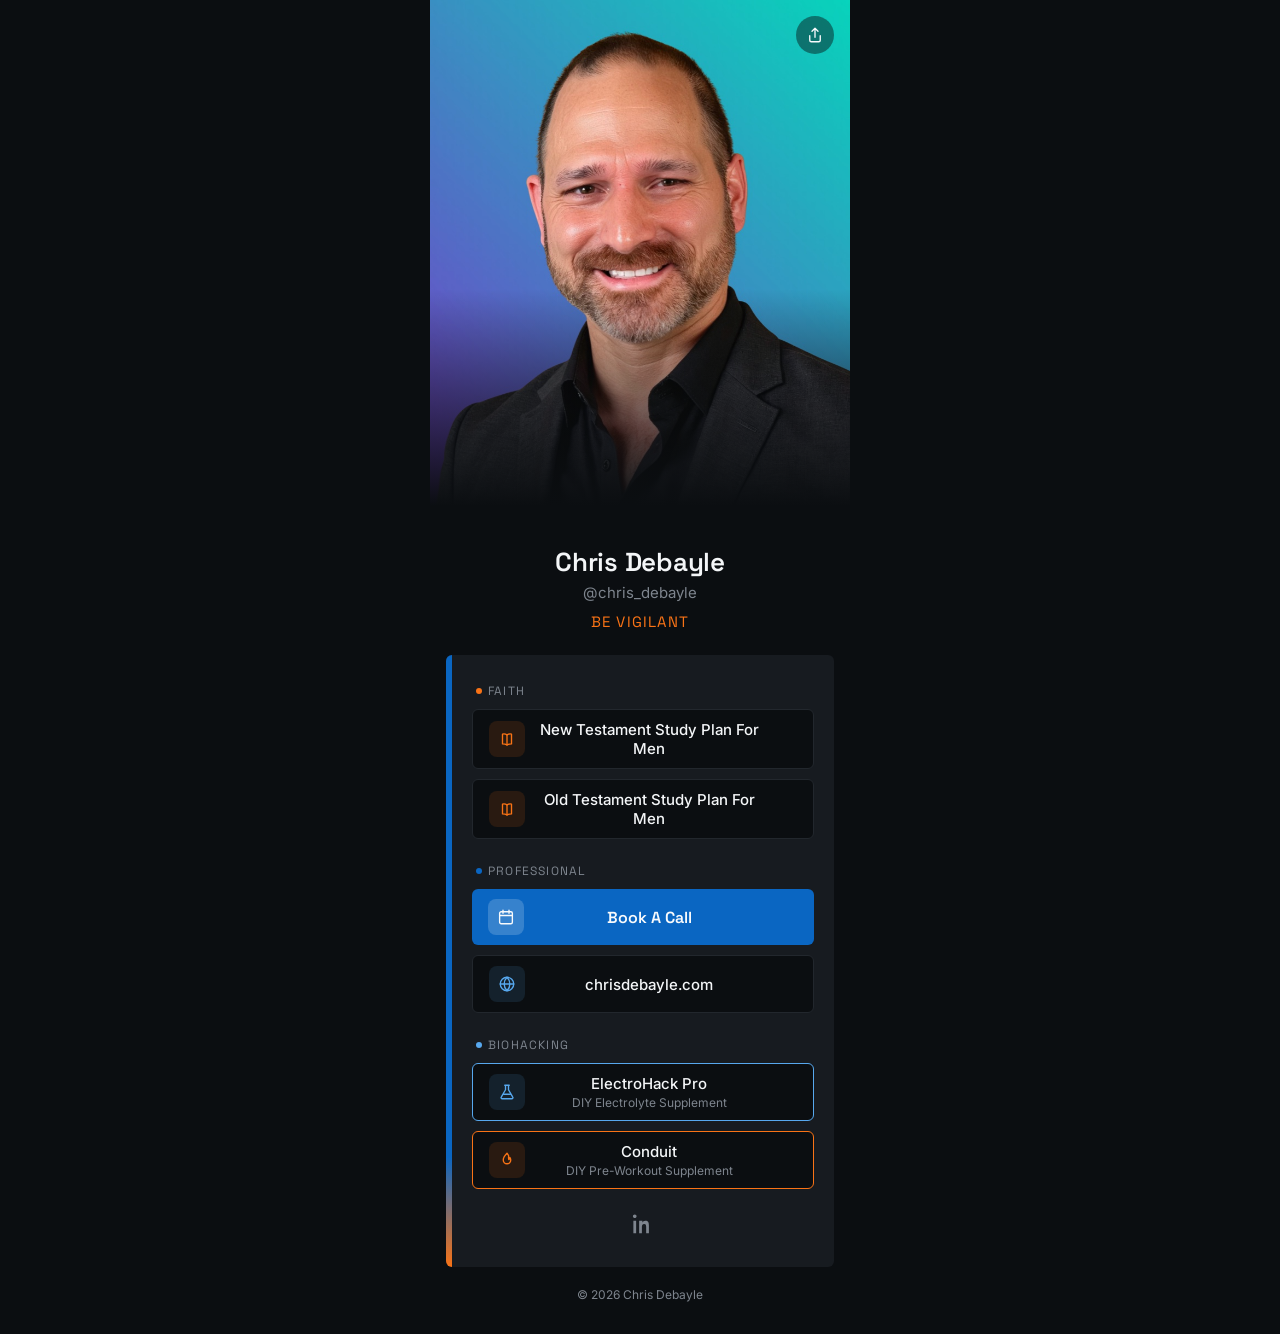
<file: index.html>
<!DOCTYPE html>
<html lang="en">
<head>
<meta charset="utf-8">
<meta name="viewport" content="width=device-width, initial-scale=1, viewport-fit=cover">
<meta name="theme-color" content="#0b0e11">
<meta name="mobile-web-app-capable" content="yes">
<meta name="apple-mobile-web-app-capable" content="yes">
<meta name="apple-mobile-web-app-status-bar-style" content="black-translucent">
<title>Chris Debayle</title>
<meta name="description" content="Chris Debayle — links to faith resources, professional booking, and biohacking projects.">

<meta property="og:title" content="Chris Debayle">
<meta property="og:description" content="Be Vigilant.">
<meta property="og:image" content="assets/hero.jpg">
<meta property="og:type" content="profile">
<meta name="twitter:card" content="summary_large_image">

<link rel="icon" type="image/png" href="assets/favicon.png">
<link rel="apple-touch-icon" href="assets/apple-touch-icon.png">

<link rel="preconnect" href="https://fonts.googleapis.com">
<link rel="preconnect" href="https://fonts.gstatic.com" crossorigin>
<link href="https://fonts.googleapis.com/css2?family=Inter:wght@400;500;600&family=Space+Grotesk:wght@600&display=swap" rel="stylesheet">

<link rel="stylesheet" href="styles.css">
</head>
<body>

<div class="page">

  <div class="hero">
    <img class="hero__photo" src="assets/hero.jpg" alt="Chris Debayle" width="768" height="960" fetchpriority="high">
    <div class="hero__fade"></div>
    <button class="share-btn" type="button" aria-label="Share this page" id="share-btn">
      <svg width="18" height="18" viewBox="0 0 24 24" fill="none" stroke="currentColor" stroke-width="1.8" stroke-linecap="round" stroke-linejoin="round"><path d="M12 3v12M8 7l4-4 4 4"/><path d="M5 13v6a2 2 0 0 0 2 2h10a2 2 0 0 0 2-2v-6"/></svg>
    </button>
    <span class="toast" id="share-toast">Link copied</span>
  </div>

  <div class="identity">
    <div class="identity__name">Chris Debayle</div>
    <div class="identity__handle">@chris_debayle</div>
  </div>

  <div class="tagline">Be Vigilant</div>

  <div class="card">
    <div class="card__spine"></div>
    <div class="card__inner">

      <div class="groups">

        <div class="group">
          <div class="group__label">
            <span class="group__dot group__dot--faith"></span>
            <span class="group__title">Faith</span>
          </div>
          <a class="link" href="#" target="_blank" rel="noopener">
            <span class="link__icon link__icon--faith">
              <svg width="18" height="18" viewBox="0 0 24 24" fill="none" stroke="currentColor" stroke-width="1.8" stroke-linecap="round" stroke-linejoin="round"><path d="M12 6.5c-1.5-1-4-1.5-6-1v13c2 0 4.5.5 6 1.5 1.5-1 4-1.5 6-1.5V5.5c-2-.5-4.5 0-6 1z"/><path d="M12 6.5V20"/></svg>
            </span>
            <span class="link__content"><span class="link__title">New Testament Study Plan For Men</span></span>
          </a>
          <a class="link" href="#" target="_blank" rel="noopener">
            <span class="link__icon link__icon--faith">
              <svg width="18" height="18" viewBox="0 0 24 24" fill="none" stroke="currentColor" stroke-width="1.8" stroke-linecap="round" stroke-linejoin="round"><path d="M12 6.5c-1.5-1-4-1.5-6-1v13c2 0 4.5.5 6 1.5 1.5-1 4-1.5 6-1.5V5.5c-2-.5-4.5 0-6 1z"/><path d="M12 6.5V20"/></svg>
            </span>
            <span class="link__content"><span class="link__title">Old Testament Study Plan For Men</span></span>
          </a>
        </div>

        <div class="group">
          <div class="group__label">
            <span class="group__dot group__dot--professional"></span>
            <span class="group__title">Professional</span>
          </div>
          <a class="link link--primary" href="https://cal.com/chrisdebayle" target="_blank" rel="noopener">
            <span class="link__icon link__icon--on-primary">
              <svg width="18" height="18" viewBox="0 0 24 24" fill="none" stroke="currentColor" stroke-width="1.8" stroke-linecap="round" stroke-linejoin="round"><rect x="3.5" y="5" width="17" height="16" rx="2"/><path d="M8 3v4M16 3v4M3.5 10h17"/></svg>
            </span>
            <span class="link__content"><span class="link__title">Book A Call</span></span>
          </a>
          <a class="link link--blue-hover" href="https://chrisdebayle.com" target="_blank" rel="noopener">
            <span class="link__icon link__icon--professional">
              <svg width="18" height="18" viewBox="0 0 24 24" fill="none" stroke="currentColor" stroke-width="1.8" stroke-linecap="round" stroke-linejoin="round"><circle cx="12" cy="12" r="9"/><path d="M3 12h18M12 3c2.5 2.5 3.8 5.8 3.8 9s-1.3 6.5-3.8 9c-2.5-2.5-3.8-5.8-3.8-9S9.5 5.5 12 3z"/></svg>
            </span>
            <span class="link__content"><span class="link__title">chrisdebayle.com</span></span>
          </a>
        </div>

        <div class="group">
          <div class="group__label">
            <span class="group__dot group__dot--biohacking"></span>
            <span class="group__title">Biohacking</span>
          </div>
          <a class="link link--stack link--accent-border" href="https://chrisdebayle.github.io/diy-formulations/formulations/electrohack-pro/" target="_blank" rel="noopener">
            <span class="link__icon link__icon--biohacking-a">
              <svg width="18" height="18" viewBox="0 0 24 24" fill="none" stroke="currentColor" stroke-width="1.8" stroke-linecap="round" stroke-linejoin="round"><path d="M9 3h6M10 3v6l-5.5 9.5A1.5 1.5 0 0 0 5.8 21h12.4a1.5 1.5 0 0 0 1.3-2.5L14 9V3"/><path d="M7.5 15h9"/></svg>
            </span>
            <span class="link__content">
              <span class="link__title">ElectroHack Pro</span>
              <span class="link__subtitle">DIY Electrolyte Supplement</span>
            </span>
          </a>
          <a class="link link--stack link--accent2-border" href="https://chrisdebayle.github.io/diy-formulations/formulations/conduit/" target="_blank" rel="noopener">
            <span class="link__icon link__icon--biohacking-b">
              <svg width="18" height="18" viewBox="0 0 24 24" fill="none" stroke="currentColor" stroke-width="1.8" stroke-linecap="round" stroke-linejoin="round"><path d="M12 3c-3 3-5 6.2-5 9a5 5 0 0 0 10 0c0-1.3-.5-2.4-1.2-3.3.1 1.3-.4 2.3-1.3 2.8-.8-1.3-.3-3-.3-5.2C13.5 5 12 3 12 3z"/></svg>
            </span>
            <span class="link__content">
              <span class="link__title">Conduit</span>
              <span class="link__subtitle">DIY Pre-Workout Supplement</span>
            </span>
          </a>
        </div>

      </div>

      <div class="socials">
        <a href="https://www.linkedin.com/in/chrisdebayle/" target="_blank" rel="noopener" aria-label="LinkedIn">
          <svg width="22" height="22" viewBox="0 0 24 24" fill="currentColor"><path d="M4.98 3.5C4.98 4.6 4.1 5.5 3 5.5S1 4.6 1 3.5 1.9 1.5 3 1.5s1.98.9 1.98 2zM1.5 8.5h3V22h-3V8.5zM8.5 8.5h2.87v1.84h.04c.4-.76 1.38-1.84 3.1-1.84 3.32 0 3.94 2.18 3.94 5.02V22h-3v-6.5c0-1.55-.03-3.55-2.16-3.55-2.17 0-2.5 1.7-2.5 3.44V22h-3V8.5z"></path></svg>
        </a>
      </div>

    </div>
  </div>

  <div class="footer">&copy; 2026 Chris Debayle</div>
</div>

<script>
  (function () {
    var btn = document.getElementById('share-btn');
    var toast = document.getElementById('share-toast');
    var shownTimer;

    function showToast(text) {
      toast.textContent = text;
      toast.classList.add('toast--visible');
      clearTimeout(shownTimer);
      shownTimer = setTimeout(function () {
        toast.classList.remove('toast--visible');
      }, 1800);
    }

    btn.addEventListener('click', async function () {
      var shareData = {
        title: document.title,
        text: 'Be Vigilant.',
        url: location.href
      };
      if (navigator.share) {
        try {
          await navigator.share(shareData);
        } catch (err) {
          /* user cancelled share sheet — no action needed */
        }
        return;
      }
      if (navigator.clipboard) {
        try {
          await navigator.clipboard.writeText(location.href);
          showToast('Link copied');
        } catch (err) {
          showToast('Could not copy link');
        }
      }
    });
  })();
</script>

</body>
</html>
</file>
<file: styles.css>
:root {
  --db-primary: #0a66c2;
  --db-accent: #f97316;
  --db-ground: #0b0e11;
  --db-card-dark: #171b20;
  --db-hair-2: #22272d;
  --db-ink-head: #f4f6f8;
  --db-muted-2: #7e858e;
  --db-link-dark: #57a8ee;
  --db-light: #f8fafc;
  --db-radius: 6px;
  --db-spine-w: 6px;
  --db-font-display: 'Space Grotesk', sans-serif;
  --db-font-body: 'Inter', -apple-system, BlinkMacSystemFont, sans-serif;
}

* {
  box-sizing: border-box;
  -webkit-tap-highlight-color: transparent;
}

html {
  -webkit-text-size-adjust: 100%;
}

body {
  margin: 0;
  background: var(--db-ground);
  min-height: 100vh;
  display: flex;
  justify-content: center;
  padding: 0 max(0px, env(safe-area-inset-right)) max(32px, env(safe-area-inset-bottom))
    max(0px, env(safe-area-inset-left));
  font-family: var(--db-font-body);
  -webkit-font-smoothing: antialiased;
}

a {
  color: var(--db-link-dark);
}

a:hover {
  color: var(--db-accent);
}

.page {
  width: 100%;
  max-width: 420px;
}

/* ---- hero ---- */

.hero {
  position: relative;
  padding-top: max(0px, env(safe-area-inset-top));
  background: var(--db-ground);
}

.hero__photo {
  display: block;
  width: 100%;
  height: auto;
  aspect-ratio: 4 / 5;
  object-fit: cover;
  object-position: top center;
}

.hero__fade {
  position: absolute;
  left: 0;
  right: 0;
  bottom: 0;
  height: 45%;
  background: linear-gradient(180deg, transparent 0%, var(--db-ground) 92%);
  pointer-events: none;
}

.share-btn {
  position: absolute;
  top: max(16px, env(safe-area-inset-top));
  right: 16px;
  width: 38px;
  height: 38px;
  border: none;
  border-radius: 50%;
  background: rgba(11, 14, 17, 0.45);
  backdrop-filter: blur(6px);
  -webkit-backdrop-filter: blur(6px);
  color: var(--db-light);
  display: flex;
  align-items: center;
  justify-content: center;
  cursor: pointer;
  padding: 0;
  transition: transform 0.1s ease, background 0.15s ease;
}

.share-btn:hover {
  background: rgba(11, 14, 17, 0.65);
}

.share-btn:active {
  transform: scale(0.92);
}

.toast {
  position: absolute;
  bottom: 14px;
  left: 50%;
  transform: translate(-50%, 6px);
  background: rgba(11, 14, 17, 0.85);
  color: var(--db-light);
  font-size: 12px;
  font-weight: 500;
  padding: 8px 14px;
  border-radius: 999px;
  opacity: 0;
  pointer-events: none;
  transition: opacity 0.2s ease, transform 0.2s ease;
  white-space: nowrap;
}

.toast--visible {
  opacity: 1;
  transform: translate(-50%, 0);
}

/* ---- identity ---- */

.identity {
  display: flex;
  flex-direction: column;
  gap: 4px;
  align-items: center;
  text-align: center;
  margin-top: 20px;
  padding: 0 16px;
}

.identity__name {
  font-family: var(--db-font-display);
  font-size: 26px;
  font-weight: 600;
  color: var(--db-ink-head);
  letter-spacing: -0.01em;
}

.identity__handle {
  font-size: 15px;
  color: var(--db-muted-2);
}

.tagline {
  font-family: var(--db-font-display);
  font-size: 15px;
  letter-spacing: 0.08em;
  text-transform: uppercase;
  color: var(--db-accent);
  text-align: center;
  margin-top: 10px;
  padding: 0 16px;
}

/* ---- card ---- */

.card {
  position: relative;
  background: var(--db-card-dark);
  border-radius: var(--db-radius);
  overflow: hidden;
  margin: 24px 16px 0;
}

.card__spine {
  position: absolute;
  top: 0;
  left: 0;
  width: var(--db-spine-w);
  height: 100%;
  background: linear-gradient(180deg, var(--db-primary) 0%, var(--db-primary) 82%, var(--db-accent) 100%);
}

.card__inner {
  padding: 28px 20px 32px calc(var(--db-spine-w) + 20px);
  display: flex;
  flex-direction: column;
  align-items: center;
  gap: 20px;
  text-align: center;
}

.groups {
  display: flex;
  flex-direction: column;
  gap: 12px;
  width: 100%;
}

.group {
  display: flex;
  flex-direction: column;
  gap: 10px;
}

.group + .group {
  margin-top: 12px;
}

.group__label {
  display: flex;
  align-items: center;
  gap: 6px;
  padding-left: 4px;
}

.group__dot {
  width: 6px;
  height: 6px;
  border-radius: 50%;
  display: inline-block;
}

.group__dot--faith {
  background: var(--db-accent);
}

.group__dot--professional {
  background: var(--db-primary);
}

.group__dot--biohacking {
  background: var(--db-link-dark);
}

.group__title {
  font-family: var(--db-font-display);
  font-size: 12px;
  letter-spacing: 0.1em;
  text-transform: uppercase;
  color: var(--db-muted-2);
  text-align: left;
}

/* ---- link rows ---- */

.link {
  display: flex;
  align-items: center;
  gap: 12px;
  width: 100%;
  padding: 10px 16px;
  background: var(--db-ground);
  color: var(--db-ink-head);
  font-size: 15px;
  font-weight: 500;
  text-decoration: none;
  border: 1px solid var(--db-hair-2);
  border-radius: var(--db-radius);
  transition: transform 0.1s ease, opacity 0.1s ease;
}

.link:active {
  transform: scale(0.98);
  opacity: 0.85;
}

.link__icon {
  flex-shrink: 0;
  width: 36px;
  height: 36px;
  border-radius: 8px;
  display: flex;
  align-items: center;
  justify-content: center;
  background: rgba(255, 255, 255, 0.06);
  color: var(--db-ink-head);
}

.link__icon--faith {
  background: rgba(249, 115, 22, 0.12);
  color: var(--db-accent);
}

.link__icon--professional {
  background: rgba(87, 168, 238, 0.12);
  color: var(--db-link-dark);
}

.link__icon--on-primary {
  background: rgba(255, 255, 255, 0.18);
  color: var(--db-light);
}

.link__icon--biohacking-a {
  background: rgba(87, 168, 238, 0.12);
  color: var(--db-link-dark);
}

.link__icon--biohacking-b {
  background: rgba(249, 115, 22, 0.12);
  color: var(--db-accent);
}

.link__content {
  flex: 1;
  min-width: 0;
  text-align: center;
  padding-right: 36px;
  display: flex;
  flex-direction: column;
  gap: 2px;
}

.link--primary {
  background: var(--db-primary);
  color: var(--db-light);
  border: none;
}

.link--primary .link__title {
  font-family: var(--db-font-display);
  font-size: 16px;
  font-weight: 600;
}

.link--stack {
  padding: 10px 16px;
}

.link--accent-border {
  border-color: var(--db-link-dark);
}

.link--accent2-border {
  border-color: var(--db-accent);
}

.link--blue-hover:hover,
.link--blue-hover:focus-visible {
  color: var(--db-accent);
  border-color: var(--db-primary);
}

.link__title {
  font-size: 15px;
  font-weight: 500;
}

.link__subtitle {
  font-size: 12px;
  font-weight: 400;
  color: var(--db-muted-2);
}

.socials {
  display: flex;
  gap: 20px;
  margin-top: 4px;
}

.socials a {
  color: var(--db-muted-2);
  display: flex;
}

.footer {
  text-align: center;
  margin-top: 20px;
  padding: 0 16px;
  font-size: 12px;
  color: var(--db-muted-2);
}
</file>
